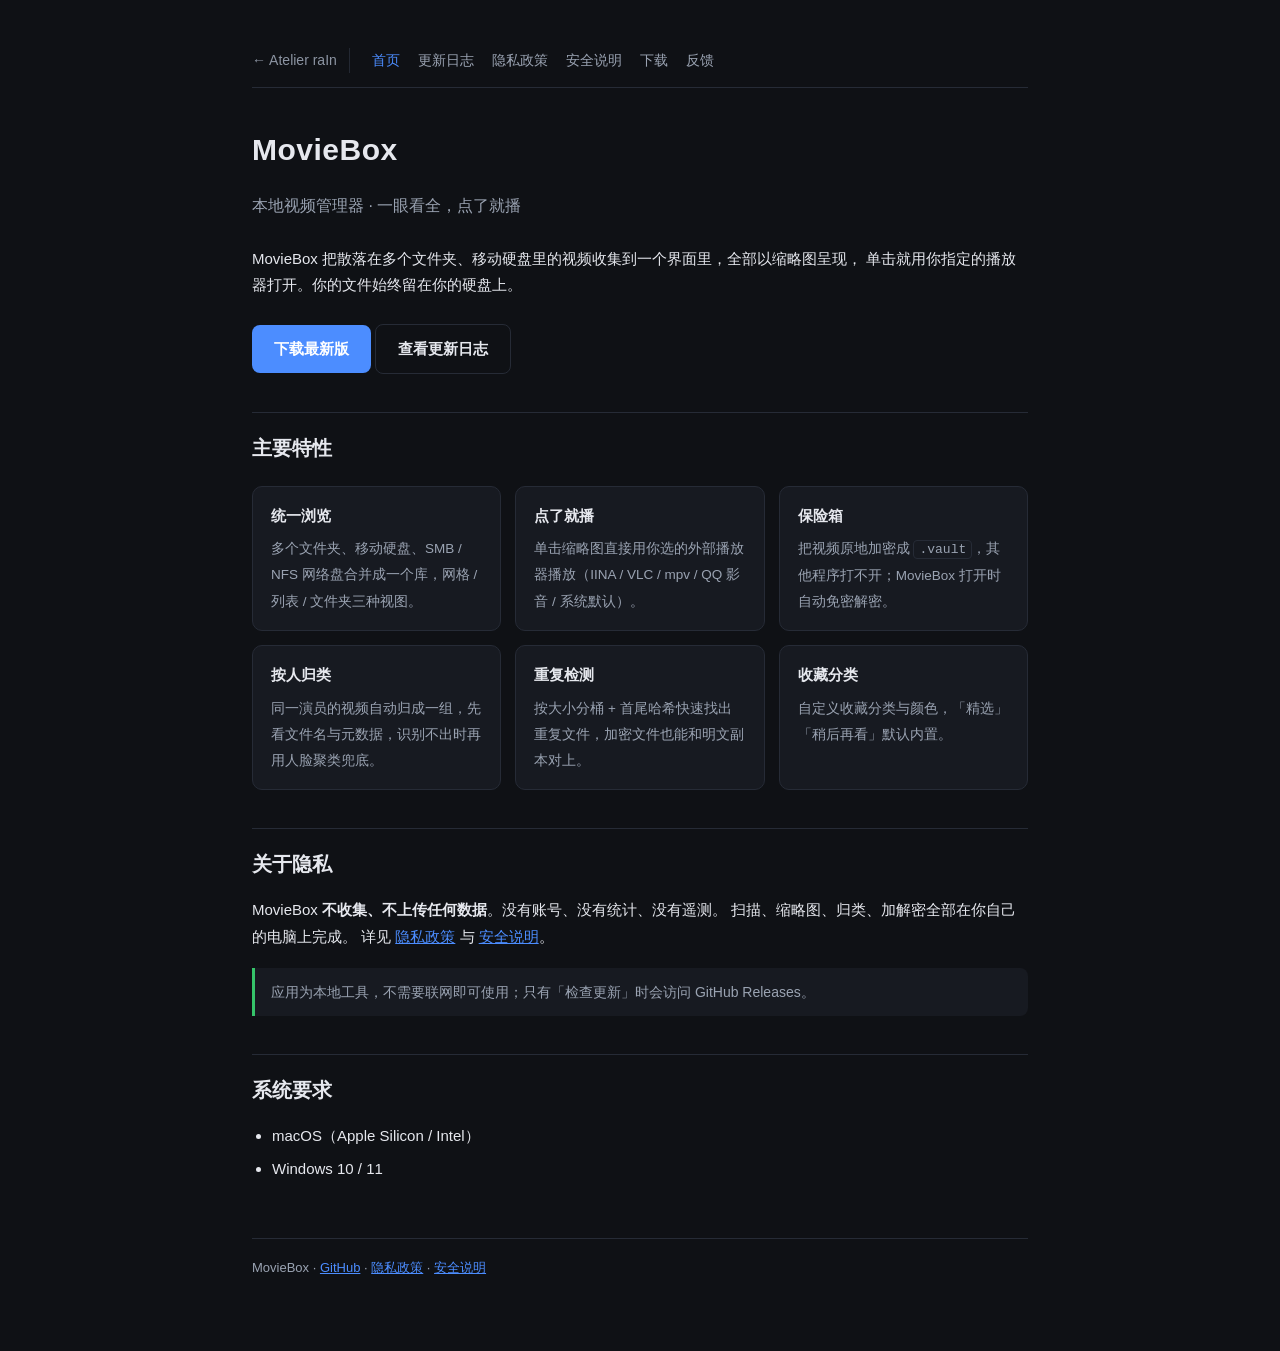
<file: pages/index.html>
<!DOCTYPE html>
<html lang="zh-CN">
<head>
<meta charset="UTF-8">
<meta name="viewport" content="width=device-width, initial-scale=1">
<title>MovieBox — 本地视频管理器</title>
<meta name="description" content="MovieBox 是 macOS / Windows 上的本地视频管理器：多文件夹统一以缩略图浏览，单击用你选择的外部播放器播放。">
<link rel="stylesheet" href="style.css">
</head>
<body>
<div class="wrap">

  <nav>
    <a class="home" href="https://mackhan.github.io/">← Atelier raIn</a>
    <a class="active" href="index.html">首页</a>
    <a href="changelog.html">更新日志</a>
    <a href="privacy.html">隐私政策</a>
    <a href="security.html">安全说明</a>
    <a href="https://github.com/mackhan/MovieBox/releases/latest">下载</a>
    <a href="https://github.com/mackhan/MovieBox/issues">反馈</a>
  </nav>

  <h1>MovieBox</h1>
  <p class="tagline">本地视频管理器 · 一眼看全，点了就播</p>

  <p>MovieBox 把散落在多个文件夹、移动硬盘里的视频收集到一个界面里，全部以缩略图呈现，
     单击就用你指定的播放器打开。你的文件始终留在你的硬盘上。</p>

  <a class="cta" href="https://github.com/mackhan/MovieBox/releases/latest">下载最新版</a>
  <a class="cta secondary" href="changelog.html">查看更新日志</a>

  <h2>主要特性</h2>
  <div class="grid">
    <div class="card">
      <b>统一浏览</b>
      <span>多个文件夹、移动硬盘、SMB / NFS 网络盘合并成一个库，网格 / 列表 / 文件夹三种视图。</span>
    </div>
    <div class="card">
      <b>点了就播</b>
      <span>单击缩略图直接用你选的外部播放器播放（IINA / VLC / mpv / QQ 影音 / 系统默认）。</span>
    </div>
    <div class="card">
      <b>保险箱</b>
      <span>把视频原地加密成 <code>.vault</code>，其他程序打不开；MovieBox 打开时自动免密解密。</span>
    </div>
    <div class="card">
      <b>按人归类</b>
      <span>同一演员的视频自动归成一组，先看文件名与元数据，识别不出时再用人脸聚类兜底。</span>
    </div>
    <div class="card">
      <b>重复检测</b>
      <span>按大小分桶 + 首尾哈希快速找出重复文件，加密文件也能和明文副本对上。</span>
    </div>
    <div class="card">
      <b>收藏分类</b>
      <span>自定义收藏分类与颜色，「精选」「稍后再看」默认内置。</span>
    </div>
  </div>

  <h2>关于隐私</h2>
  <p>MovieBox <b>不收集、不上传任何数据</b>。没有账号、没有统计、没有遥测。
     扫描、缩略图、归类、加解密全部在你自己的电脑上完成。
     详见 <a href="privacy.html">隐私政策</a> 与 <a href="security.html">安全说明</a>。</p>

  <div class="note">
    应用为本地工具，不需要联网即可使用；只有「检查更新」时会访问 GitHub Releases。
  </div>

  <h2>系统要求</h2>
  <ul>
    <li>macOS（Apple Silicon / Intel）</li>
    <li>Windows 10 / 11</li>
  </ul>

  <footer>
    MovieBox · <a href="https://github.com/mackhan/MovieBox">GitHub</a> ·
    <a href="privacy.html">隐私政策</a> · <a href="security.html">安全说明</a>
  </footer>

</div>
</body>
</html>
</file>
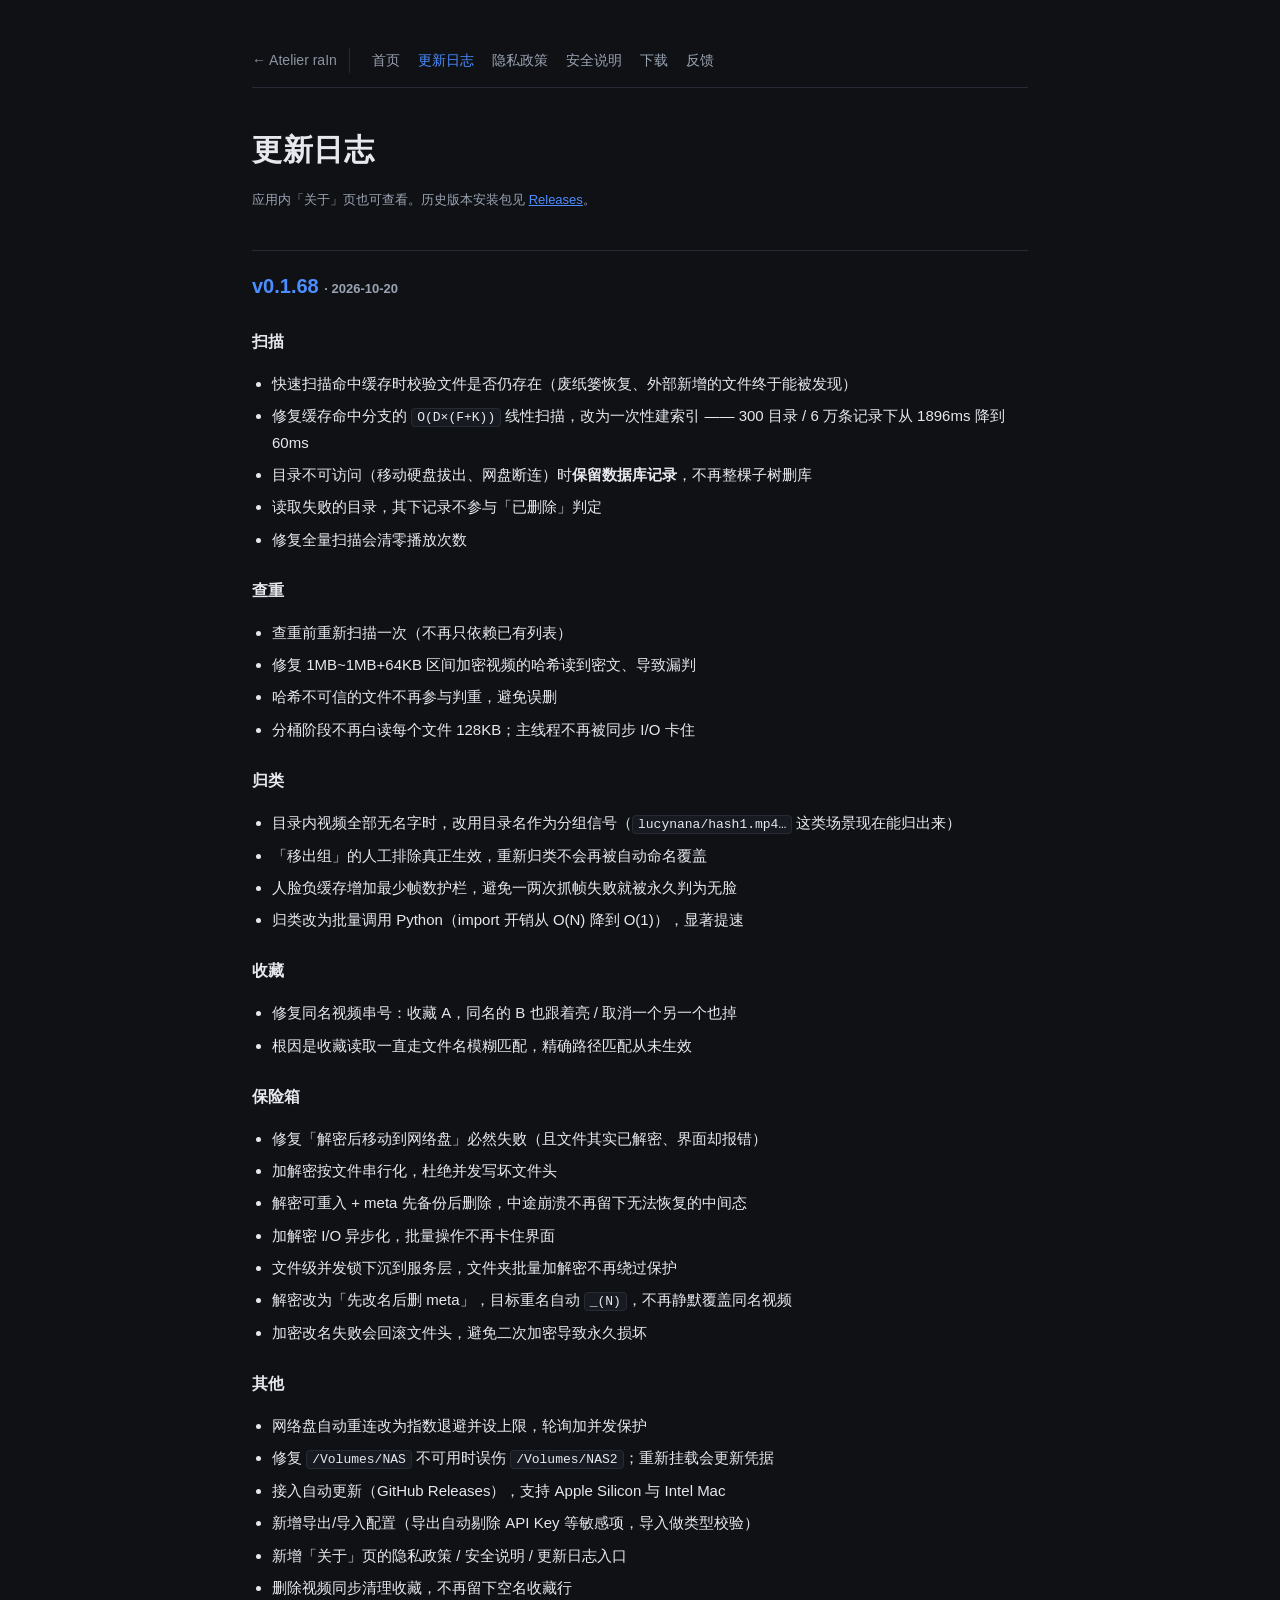
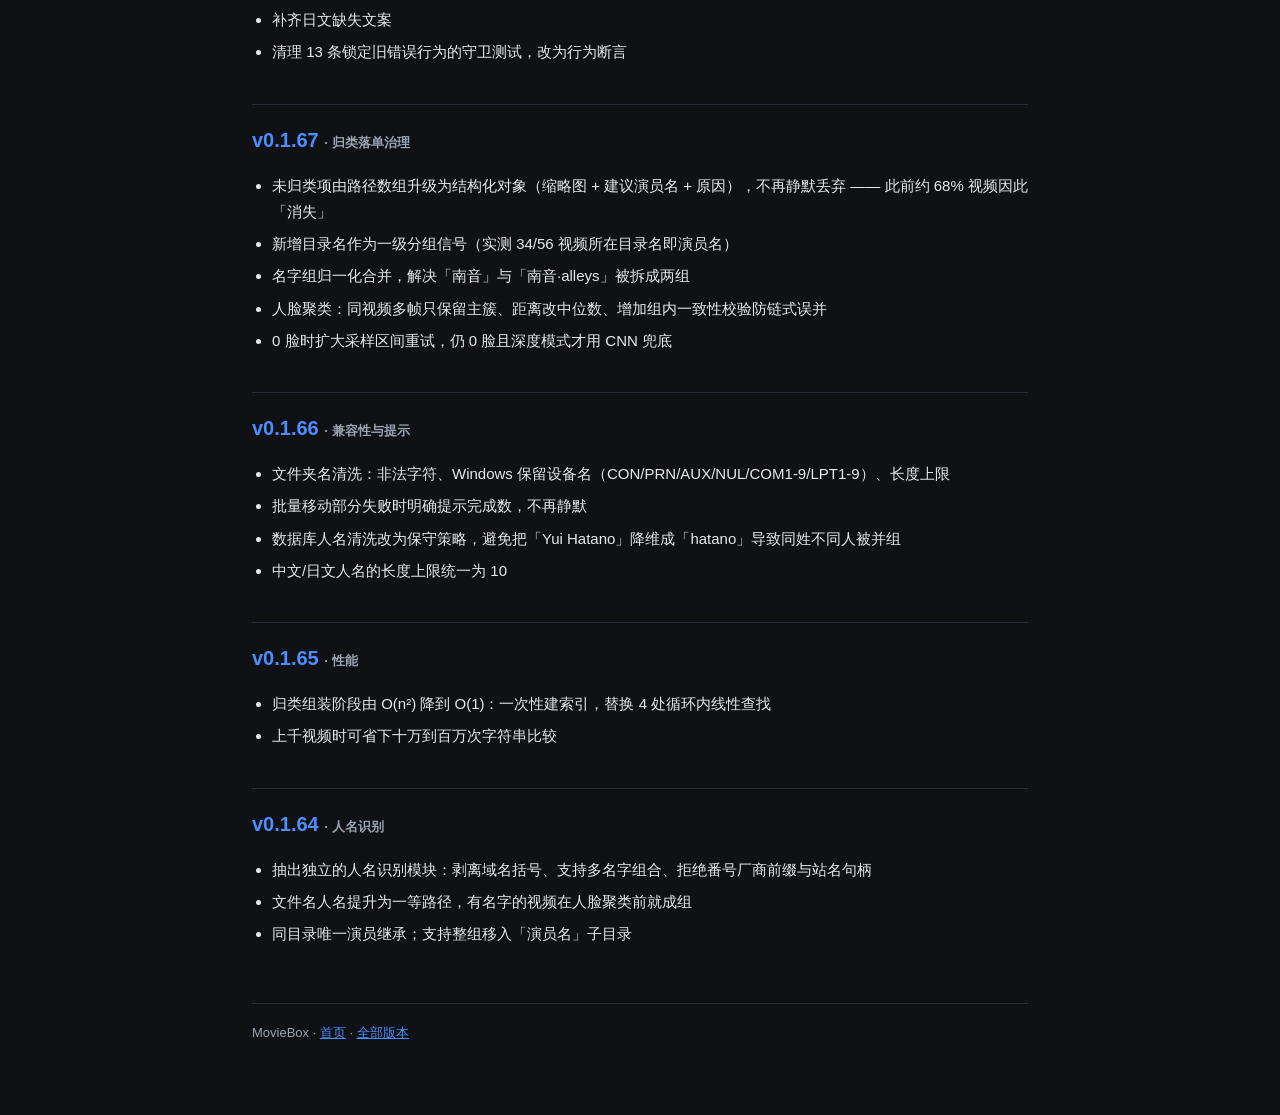
<file: pages/changelog.html>
<!DOCTYPE html>
<html lang="zh-CN">
<head>
<meta charset="UTF-8">
<meta name="viewport" content="width=device-width, initial-scale=1">
<title>更新日志 — MovieBox</title>
<link rel="stylesheet" href="style.css">
</head>
<body>
<div class="wrap">

  <nav>
    <a class="home" href="https://mackhan.github.io/">← Atelier raIn</a>
    <a href="index.html">首页</a>
    <a class="active" href="changelog.html">更新日志</a>
    <a href="privacy.html">隐私政策</a>
    <a href="security.html">安全说明</a>
    <a href="https://github.com/mackhan/MovieBox/releases/latest">下载</a>
    <a href="https://github.com/mackhan/MovieBox/issues">反馈</a>
  </nav>

  <h1>更新日志</h1>
  <p class="meta">应用内「关于」页也可查看。历史版本安装包见 <a href="https://github.com/mackhan/MovieBox/releases">Releases</a>。</p>

  <h2><span class="ver">v0.1.68</span> <span class="date">· 2026-10-20</span></h2>
  <h3>扫描</h3>
  <ul>
    <li>快速扫描命中缓存时校验文件是否仍存在（废纸篓恢复、外部新增的文件终于能被发现）</li>
    <li>修复缓存命中分支的 <code>O(D×(F+K))</code> 线性扫描，改为一次性建索引 —— 300 目录 / 6 万条记录下从 1896ms 降到 60ms</li>
    <li>目录不可访问（移动硬盘拔出、网盘断连）时<b>保留数据库记录</b>，不再整棵子树删库</li>
    <li>读取失败的目录，其下记录不参与「已删除」判定</li>
    <li>修复全量扫描会清零播放次数</li>
  </ul>
  <h3>查重</h3>
  <ul>
    <li>查重前重新扫描一次（不再只依赖已有列表）</li>
    <li>修复 1MB~1MB+64KB 区间加密视频的哈希读到密文、导致漏判</li>
    <li>哈希不可信的文件不再参与判重，避免误删</li>
    <li>分桶阶段不再白读每个文件 128KB；主线程不再被同步 I/O 卡住</li>
  </ul>
  <h3>归类</h3>
  <ul>
    <li>目录内视频全部无名字时，改用目录名作为分组信号（<code>lucynana/hash1.mp4…</code> 这类场景现在能归出来）</li>
    <li>「移出组」的人工排除真正生效，重新归类不会再被自动命名覆盖</li>
    <li>人脸负缓存增加最少帧数护栏，避免一两次抓帧失败就被永久判为无脸</li>
    <li>归类改为批量调用 Python（import 开销从 O(N) 降到 O(1)），显著提速</li>
  </ul>
  <h3>收藏</h3>
  <ul>
    <li>修复同名视频串号：收藏 A，同名的 B 也跟着亮 / 取消一个另一个也掉</li>
    <li>根因是收藏读取一直走文件名模糊匹配，精确路径匹配从未生效</li>
  </ul>
  <h3>保险箱</h3>
  <ul>
    <li>修复「解密后移动到网络盘」必然失败（且文件其实已解密、界面却报错）</li>
    <li>加解密按文件串行化，杜绝并发写坏文件头</li>
    <li>解密可重入 + meta 先备份后删除，中途崩溃不再留下无法恢复的中间态</li>
    <li>加解密 I/O 异步化，批量操作不再卡住界面</li>
    <li>文件级并发锁下沉到服务层，文件夹批量加解密不再绕过保护</li>
    <li>解密改为「先改名后删 meta」，目标重名自动 <code>_(N)</code>，不再静默覆盖同名视频</li>
    <li>加密改名失败会回滚文件头，避免二次加密导致永久损坏</li>
  </ul>
  <h3>其他</h3>
  <ul>
    <li>网络盘自动重连改为指数退避并设上限，轮询加并发保护</li>
    <li>修复 <code>/Volumes/NAS</code> 不可用时误伤 <code>/Volumes/NAS2</code>；重新挂载会更新凭据</li>
    <li>接入自动更新（GitHub Releases），支持 Apple Silicon 与 Intel Mac</li>
    <li>新增导出/导入配置（导出自动剔除 API Key 等敏感项，导入做类型校验）</li>
    <li>新增「关于」页的隐私政策 / 安全说明 / 更新日志入口</li>
    <li>删除视频同步清理收藏，不再留下空名收藏行</li>
    <li>补齐日文缺失文案</li>
    <li>清理 13 条锁定旧错误行为的守卫测试，改为行为断言</li>
  </ul>

  <h2><span class="ver">v0.1.67</span> <span class="date">· 归类落单治理</span></h2>
  <ul>
    <li>未归类项由路径数组升级为结构化对象（缩略图 + 建议演员名 + 原因），不再静默丢弃 —— 此前约 68% 视频因此「消失」</li>
    <li>新增目录名作为一级分组信号（实测 34/56 视频所在目录名即演员名）</li>
    <li>名字组归一化合并，解决「南音」与「南音·alleys」被拆成两组</li>
    <li>人脸聚类：同视频多帧只保留主簇、距离改中位数、增加组内一致性校验防链式误并</li>
    <li>0 脸时扩大采样区间重试，仍 0 脸且深度模式才用 CNN 兜底</li>
  </ul>

  <h2><span class="ver">v0.1.66</span> <span class="date">· 兼容性与提示</span></h2>
  <ul>
    <li>文件夹名清洗：非法字符、Windows 保留设备名（CON/PRN/AUX/NUL/COM1-9/LPT1-9）、长度上限</li>
    <li>批量移动部分失败时明确提示完成数，不再静默</li>
    <li>数据库人名清洗改为保守策略，避免把「Yui Hatano」降维成「hatano」导致同姓不同人被并组</li>
    <li>中文/日文人名的长度上限统一为 10</li>
  </ul>

  <h2><span class="ver">v0.1.65</span> <span class="date">· 性能</span></h2>
  <ul>
    <li>归类组装阶段由 O(n²) 降到 O(1)：一次性建索引，替换 4 处循环内线性查找</li>
    <li>上千视频时可省下十万到百万次字符串比较</li>
  </ul>

  <h2><span class="ver">v0.1.64</span> <span class="date">· 人名识别</span></h2>
  <ul>
    <li>抽出独立的人名识别模块：剥离域名括号、支持多名字组合、拒绝番号厂商前缀与站名句柄</li>
    <li>文件名人名提升为一等路径，有名字的视频在人脸聚类前就成组</li>
    <li>同目录唯一演员继承；支持整组移入「演员名」子目录</li>
  </ul>

  <footer>
    MovieBox · <a href="index.html">首页</a> · <a href="https://github.com/mackhan/MovieBox/releases">全部版本</a>
  </footer>

</div>
</body>
</html>
</file>
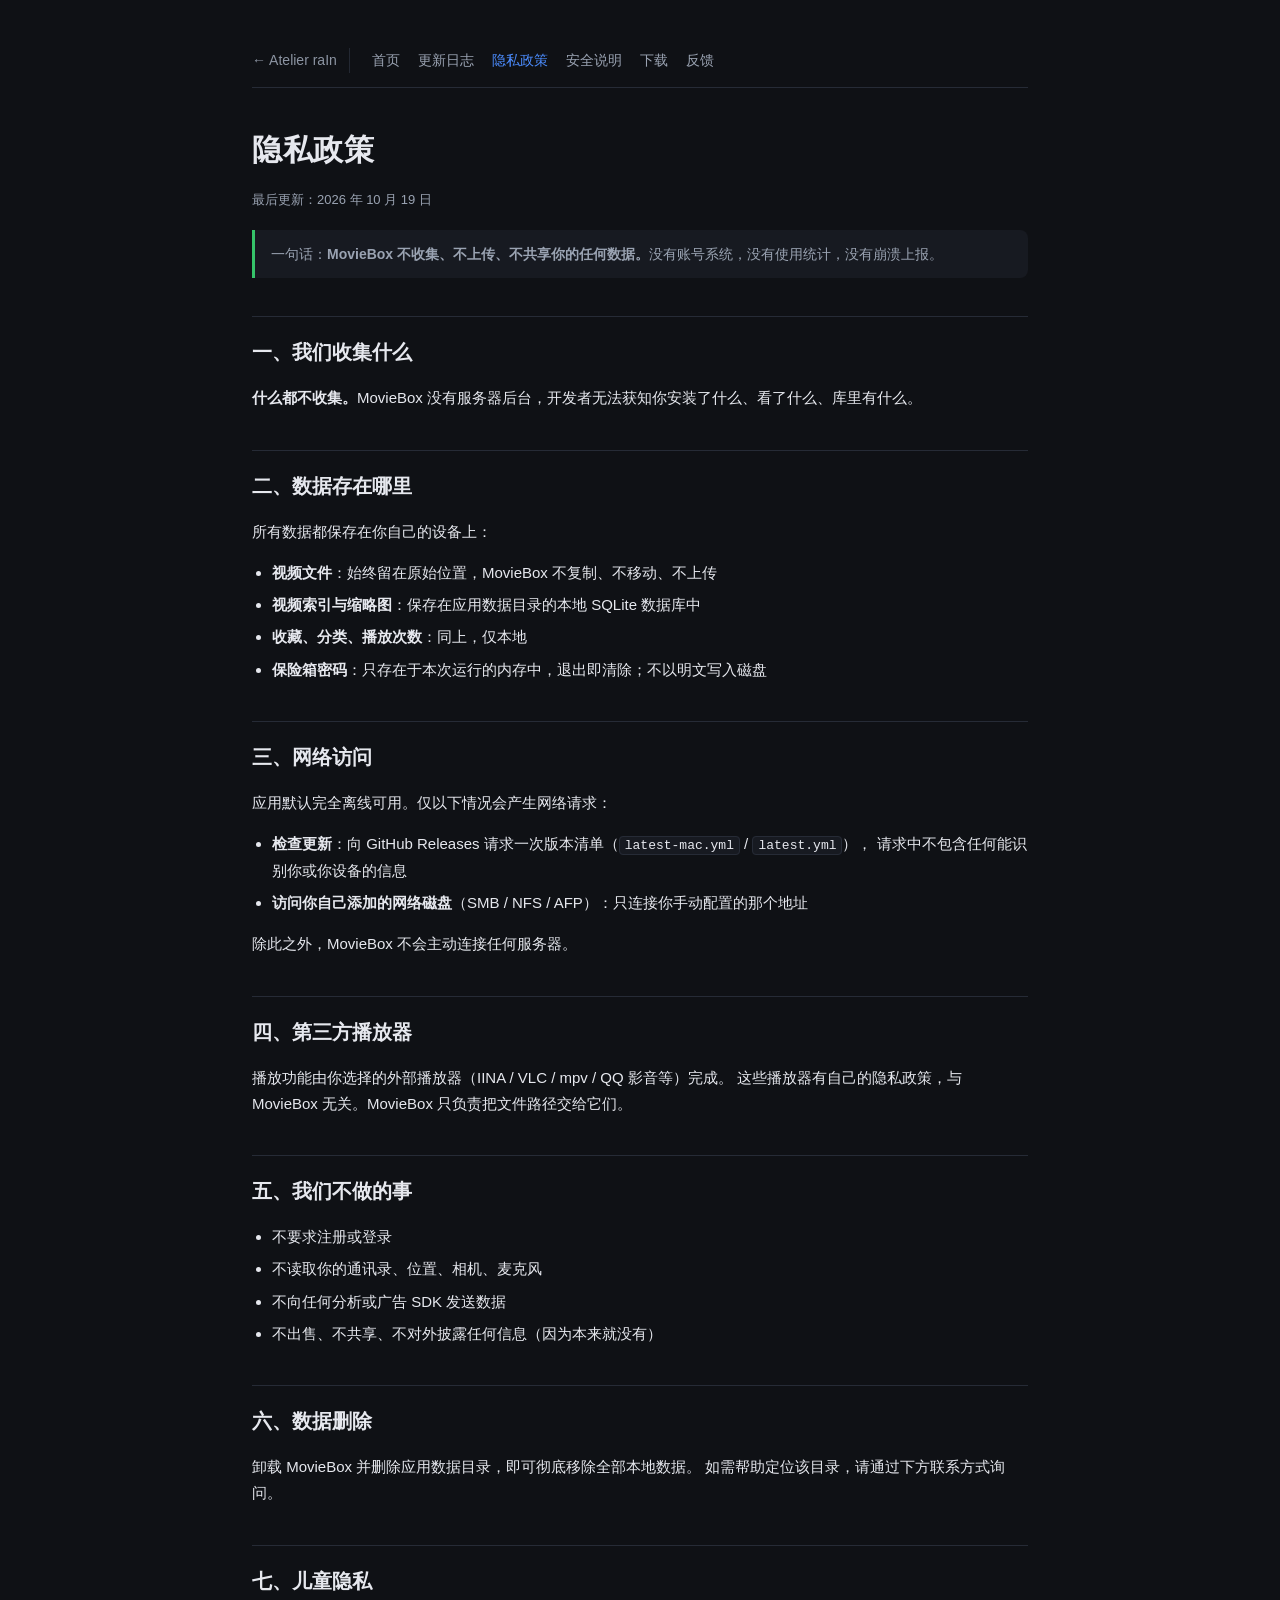
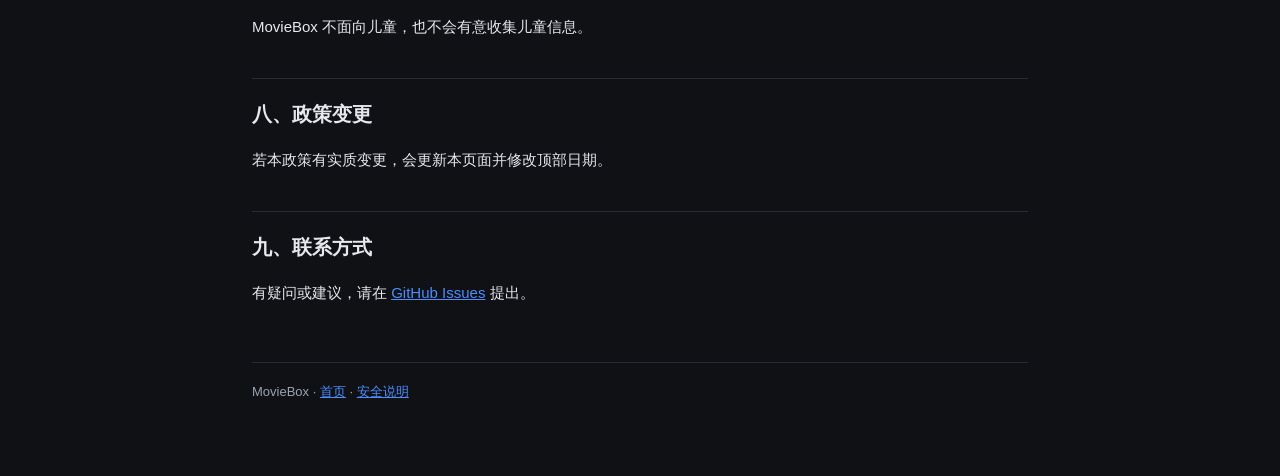
<file: pages/privacy.html>
<!DOCTYPE html>
<html lang="zh-CN">
<head>
<meta charset="UTF-8">
<meta name="viewport" content="width=device-width, initial-scale=1">
<title>隐私政策 — MovieBox</title>
<link rel="stylesheet" href="style.css">
</head>
<body>
<div class="wrap">

  <nav>
    <a class="home" href="https://mackhan.github.io/">← Atelier raIn</a>
    <a href="index.html">首页</a>
    <a href="changelog.html">更新日志</a>
    <a class="active" href="privacy.html">隐私政策</a>
    <a href="security.html">安全说明</a>
    <a href="https://github.com/mackhan/MovieBox/releases/latest">下载</a>
    <a href="https://github.com/mackhan/MovieBox/issues">反馈</a>
  </nav>

  <h1>隐私政策</h1>
  <p class="meta">最后更新：2026 年 10 月 19 日</p>

  <div class="note">
    一句话：<b>MovieBox 不收集、不上传、不共享你的任何数据。</b>没有账号系统，没有使用统计，没有崩溃上报。
  </div>

  <h2>一、我们收集什么</h2>
  <p><b>什么都不收集。</b>MovieBox 没有服务器后台，开发者无法获知你安装了什么、看了什么、库里有什么。</p>

  <h2>二、数据存在哪里</h2>
  <p>所有数据都保存在你自己的设备上：</p>
  <ul>
    <li><b>视频文件</b>：始终留在原始位置，MovieBox 不复制、不移动、不上传</li>
    <li><b>视频索引与缩略图</b>：保存在应用数据目录的本地 SQLite 数据库中</li>
    <li><b>收藏、分类、播放次数</b>：同上，仅本地</li>
    <li><b>保险箱密码</b>：只存在于本次运行的内存中，退出即清除；不以明文写入磁盘</li>
  </ul>

  <h2>三、网络访问</h2>
  <p>应用默认完全离线可用。仅以下情况会产生网络请求：</p>
  <ul>
    <li><b>检查更新</b>：向 GitHub Releases 请求一次版本清单（<code>latest-mac.yml</code> / <code>latest.yml</code>），
        请求中不包含任何能识别你或你设备的信息</li>
    <li><b>访问你自己添加的网络磁盘</b>（SMB / NFS / AFP）：只连接你手动配置的那个地址</li>
  </ul>
  <p>除此之外，MovieBox 不会主动连接任何服务器。</p>

  <h2>四、第三方播放器</h2>
  <p>播放功能由你选择的外部播放器（IINA / VLC / mpv / QQ 影音等）完成。
     这些播放器有自己的隐私政策，与 MovieBox 无关。MovieBox 只负责把文件路径交给它们。</p>

  <h2>五、我们不做的事</h2>
  <ul>
    <li>不要求注册或登录</li>
    <li>不读取你的通讯录、位置、相机、麦克风</li>
    <li>不向任何分析或广告 SDK 发送数据</li>
    <li>不出售、不共享、不对外披露任何信息（因为本来就没有）</li>
  </ul>

  <h2>六、数据删除</h2>
  <p>卸载 MovieBox 并删除应用数据目录，即可彻底移除全部本地数据。
     如需帮助定位该目录，请通过下方联系方式询问。</p>

  <h2>七、儿童隐私</h2>
  <p>MovieBox 不面向儿童，也不会有意收集儿童信息。</p>

  <h2>八、政策变更</h2>
  <p>若本政策有实质变更，会更新本页面并修改顶部日期。</p>

  <h2>九、联系方式</h2>
  <p>有疑问或建议，请在 <a href="https://github.com/mackhan/MovieBox/issues">GitHub Issues</a> 提出。</p>

  <footer>
    MovieBox · <a href="index.html">首页</a> · <a href="security.html">安全说明</a>
  </footer>

</div>
</body>
</html>
</file>
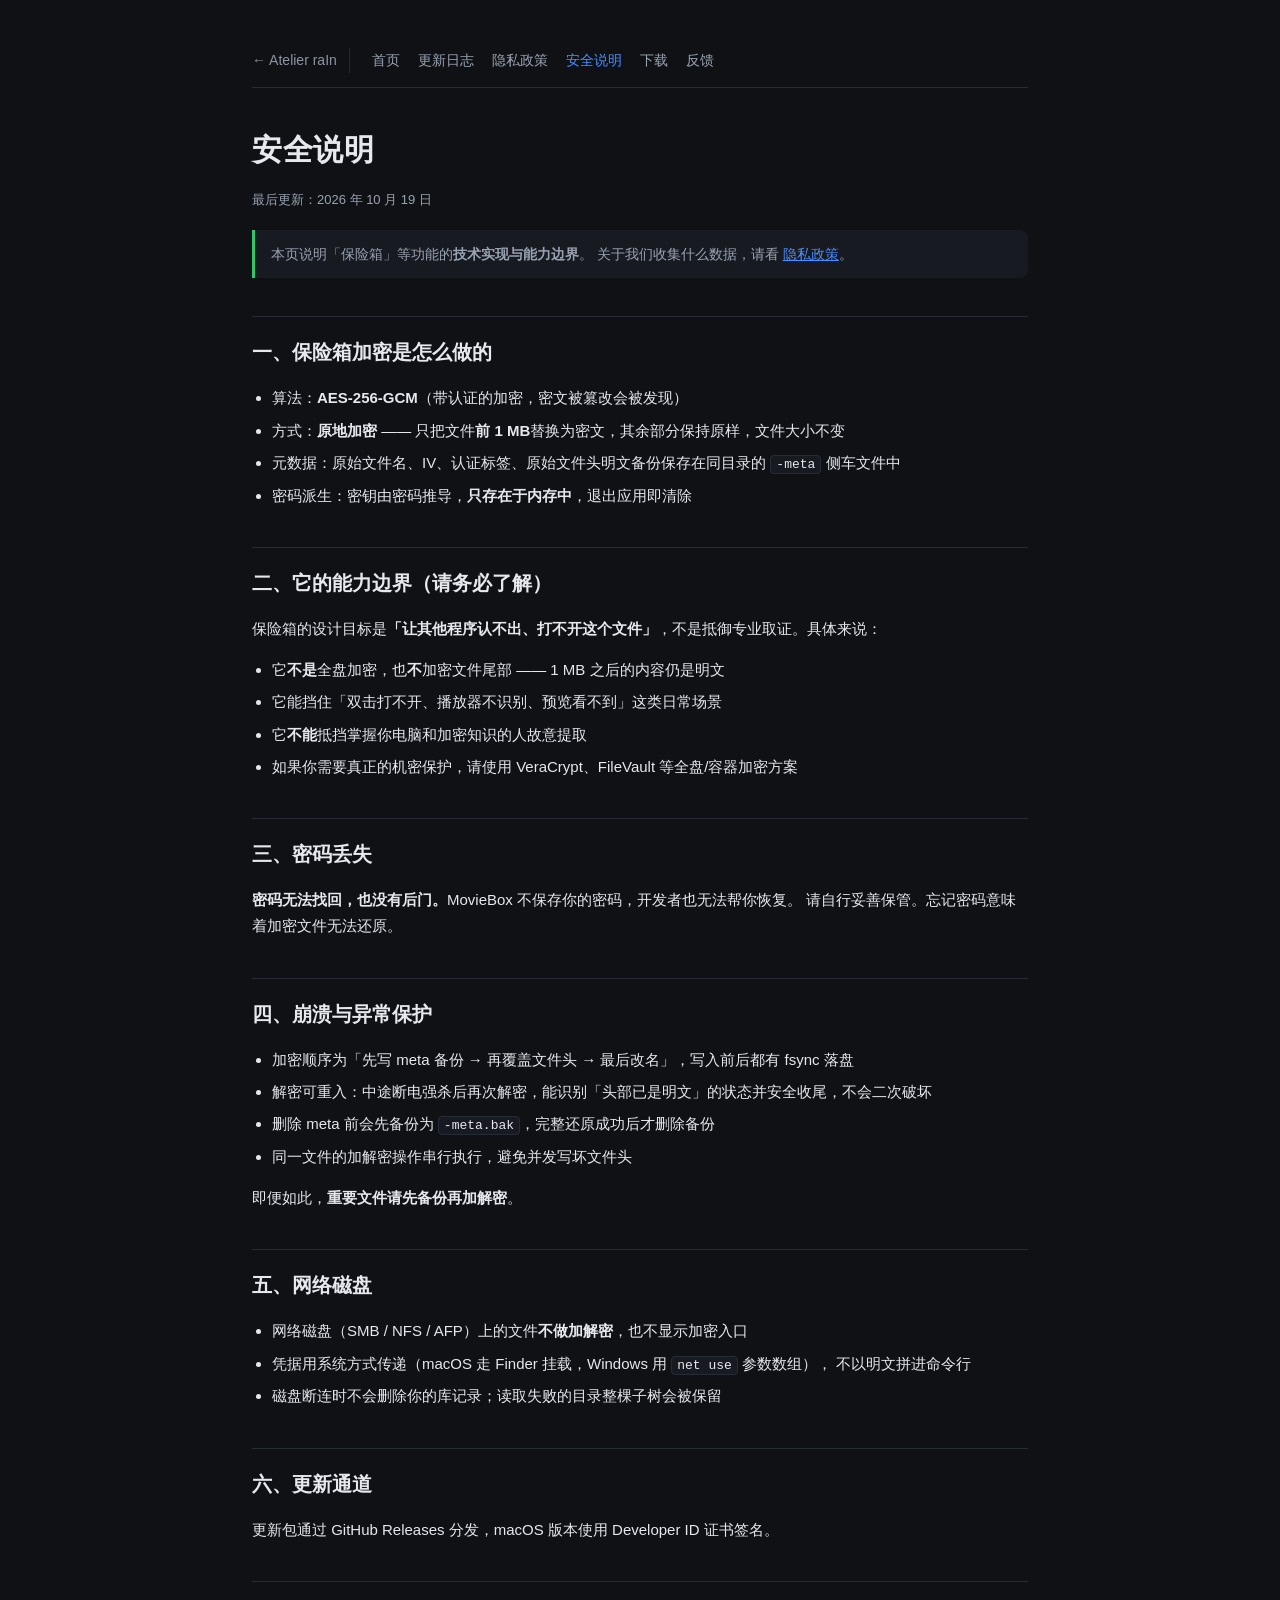
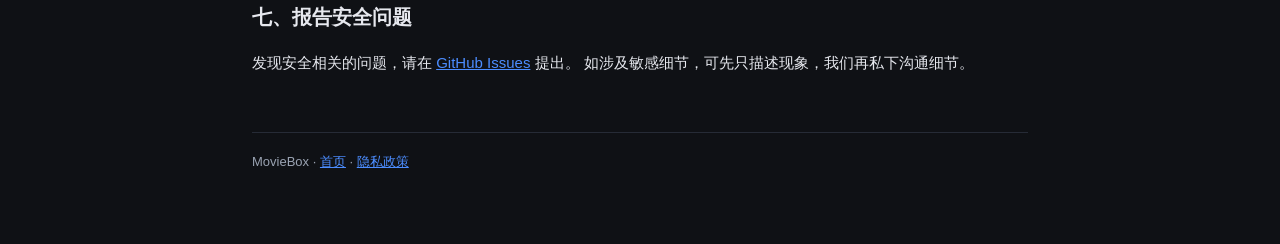
<file: pages/security.html>
<!DOCTYPE html>
<html lang="zh-CN">
<head>
<meta charset="UTF-8">
<meta name="viewport" content="width=device-width, initial-scale=1">
<title>安全说明 — MovieBox</title>
<link rel="stylesheet" href="style.css">
</head>
<body>
<div class="wrap">

  <nav>
    <a class="home" href="https://mackhan.github.io/">← Atelier raIn</a>
    <a href="index.html">首页</a>
    <a href="changelog.html">更新日志</a>
    <a href="privacy.html">隐私政策</a>
    <a class="active" href="security.html">安全说明</a>
    <a href="https://github.com/mackhan/MovieBox/releases/latest">下载</a>
    <a href="https://github.com/mackhan/MovieBox/issues">反馈</a>
  </nav>

  <h1>安全说明</h1>
  <p class="meta">最后更新：2026 年 10 月 19 日</p>

  <div class="note">
    本页说明「保险箱」等功能的<b>技术实现与能力边界</b>。
    关于我们收集什么数据，请看 <a href="privacy.html">隐私政策</a>。
  </div>

  <h2>一、保险箱加密是怎么做的</h2>
  <ul>
    <li>算法：<b>AES-256-GCM</b>（带认证的加密，密文被篡改会被发现）</li>
    <li>方式：<b>原地加密</b> —— 只把文件<b>前 1 MB</b>替换为密文，其余部分保持原样，文件大小不变</li>
    <li>元数据：原始文件名、IV、认证标签、原始文件头明文备份保存在同目录的 <code>-meta</code> 侧车文件中</li>
    <li>密码派生：密钥由密码推导，<b>只存在于内存中</b>，退出应用即清除</li>
  </ul>

  <h2>二、它的能力边界（请务必了解）</h2>
  <p>保险箱的设计目标是<b>「让其他程序认不出、打不开这个文件」</b>，不是抵御专业取证。具体来说：</p>
  <ul>
    <li>它<b>不是</b>全盘加密，也<b>不</b>加密文件尾部 —— 1 MB 之后的内容仍是明文</li>
    <li>它能挡住「双击打不开、播放器不识别、预览看不到」这类日常场景</li>
    <li>它<b>不能</b>抵挡掌握你电脑和加密知识的人故意提取</li>
    <li>如果你需要真正的机密保护，请使用 VeraCrypt、FileVault 等全盘/容器加密方案</li>
  </ul>

  <h2>三、密码丢失</h2>
  <p><b>密码无法找回，也没有后门。</b>MovieBox 不保存你的密码，开发者也无法帮你恢复。
     请自行妥善保管。忘记密码意味着加密文件无法还原。</p>

  <h2>四、崩溃与异常保护</h2>
  <ul>
    <li>加密顺序为「先写 meta 备份 → 再覆盖文件头 → 最后改名」，写入前后都有 fsync 落盘</li>
    <li>解密可重入：中途断电强杀后再次解密，能识别「头部已是明文」的状态并安全收尾，不会二次破坏</li>
    <li>删除 meta 前会先备份为 <code>-meta.bak</code>，完整还原成功后才删除备份</li>
    <li>同一文件的加解密操作串行执行，避免并发写坏文件头</li>
  </ul>
  <p>即便如此，<b>重要文件请先备份再加解密</b>。</p>

  <h2>五、网络磁盘</h2>
  <ul>
    <li>网络磁盘（SMB / NFS / AFP）上的文件<b>不做加解密</b>，也不显示加密入口</li>
    <li>凭据用系统方式传递（macOS 走 Finder 挂载，Windows 用 <code>net use</code> 参数数组），
        不以明文拼进命令行</li>
    <li>磁盘断连时不会删除你的库记录；读取失败的目录整棵子树会被保留</li>
  </ul>

  <h2>六、更新通道</h2>
  <p>更新包通过 GitHub Releases 分发，macOS 版本使用 Developer ID 证书签名。</p>

  <h2>七、报告安全问题</h2>
  <p>发现安全相关的问题，请在
     <a href="https://github.com/mackhan/MovieBox/issues">GitHub Issues</a> 提出。
     如涉及敏感细节，可先只描述现象，我们再私下沟通细节。</p>

  <footer>
    MovieBox · <a href="index.html">首页</a> · <a href="privacy.html">隐私政策</a>
  </footer>

</div>
</body>
</html>
</file>
<file: pages/style.css>
:root {
  --bg: #0f1115;
  --panel: #171a21;
  --line: #262b36;
  --text: #e6e8ee;
  --muted: #9aa3b2;
  --accent: #4c8dff;
  --ok: #35c46a;
}

* { box-sizing: border-box; }

body {
  margin: 0;
  background: var(--bg);
  color: var(--text);
  font: 15px/1.75 -apple-system, BlinkMacSystemFont, "PingFang SC", "Microsoft YaHei", "Helvetica Neue", Arial, sans-serif;
}

.wrap { max-width: 820px; margin: 0 auto; padding: 48px 22px 72px; }

nav {
  display: flex; flex-wrap: wrap; gap: 18px;
  border-bottom: 1px solid var(--line);
  padding-bottom: 14px; margin-bottom: 36px;
}
nav a { color: var(--muted); text-decoration: none; font-size: 14px; }
nav a:hover, nav a.active { color: var(--accent); }
/* 返回 Atelier raIn 首页：与其它导航项区分开，放在最左并加分隔 */
nav a.home { margin-right: 4px; padding-right: 12px; border-right: 1px solid var(--line); opacity: .9; }
nav a.home:hover { color: var(--accent); text-decoration: none; }

h1 { font-size: 30px; margin: 0 0 8px; letter-spacing: .5px; }
h2 { font-size: 20px; margin: 38px 0 12px; padding-top: 18px; border-top: 1px solid var(--line); }
h3 { font-size: 16px; margin: 24px 0 8px; }
p, li { color: var(--text); }
.meta { color: var(--muted); font-size: 13px; margin-bottom: 4px; }

a { color: var(--accent); }

.tagline { color: var(--muted); font-size: 16px; margin-bottom: 26px; }

.grid { display: grid; grid-template-columns: repeat(auto-fit, minmax(230px, 1fr)); gap: 14px; margin: 20px 0; }
.card { background: var(--panel); border: 1px solid var(--line); border-radius: 10px; padding: 16px 18px; }
.card b { display: block; margin-bottom: 6px; }
.card span { color: var(--muted); font-size: 13.5px; }

ul { padding-left: 20px; }
li { margin: 6px 0; }

code { background: var(--panel); border: 1px solid var(--line); border-radius: 4px; padding: 1px 5px; font-size: 13px; }

.cta { display: inline-block; margin-top: 10px; background: var(--accent); color: #fff;
       text-decoration: none; padding: 11px 22px; border-radius: 8px; font-weight: 600; }
.cta.secondary { background: transparent; border: 1px solid var(--line); color: var(--text); }

.note { background: var(--panel); border-left: 3px solid var(--ok); border-radius: 0 8px 8px 0;
        padding: 12px 16px; margin: 18px 0; color: var(--muted); font-size: 14px; }

footer { margin-top: 56px; padding-top: 18px; border-top: 1px solid var(--line);
         color: var(--muted); font-size: 13px; }

.ver { color: var(--accent); font-weight: 600; }
.date { color: var(--muted); font-size: 13px; }
</file>
